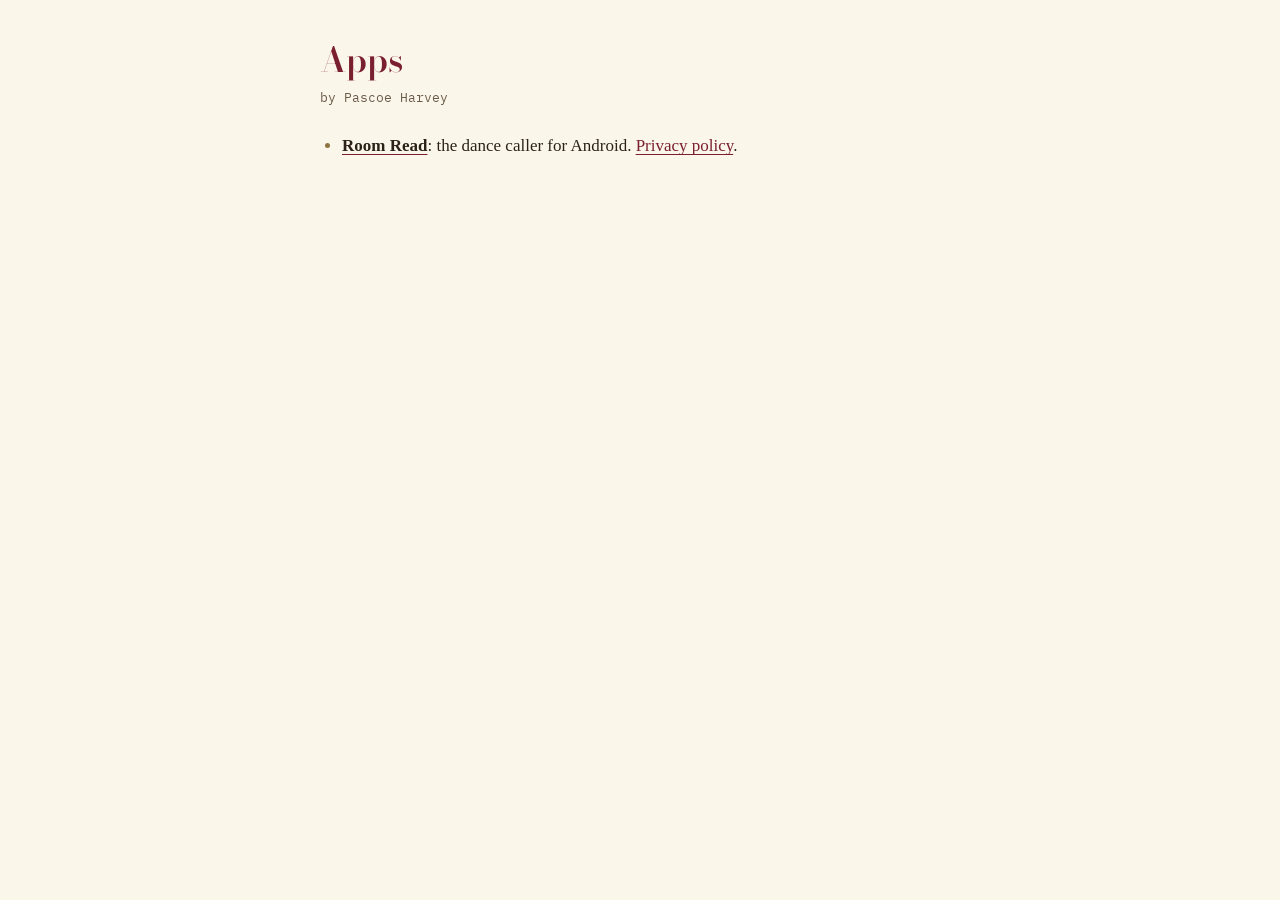
<file: index.html>
<!doctype html>
<html lang="en-GB">
<head>
<meta charset="utf-8">
<meta name="viewport" content="width=device-width, initial-scale=1">
<title>Apps by Pascoe Harvey</title>
<link rel="icon" href="/roomread/icon-512.png">
<link rel="preconnect" href="https://fonts.googleapis.com"><link rel="preconnect" href="https://fonts.gstatic.com" crossorigin>
<link href="https://fonts.googleapis.com/css2?family=Bodoni+Moda:opsz,wght@6..96,600&family=IBM+Plex+Mono:wght@400;500&display=swap" rel="stylesheet">
<link rel="stylesheet" href="/style.css">
</head>
<body>
<main class="wrap">
<h1>Apps</h1>
<p class="meta">by Pascoe Harvey</p>
<ul>
  <li><a href="/roomread/"><strong>Room Read</strong></a>: the dance caller for Android. <a href="/roomread/privacy/">Privacy policy</a>.</li>
</ul>
</main>
</body>
</html>
</file>
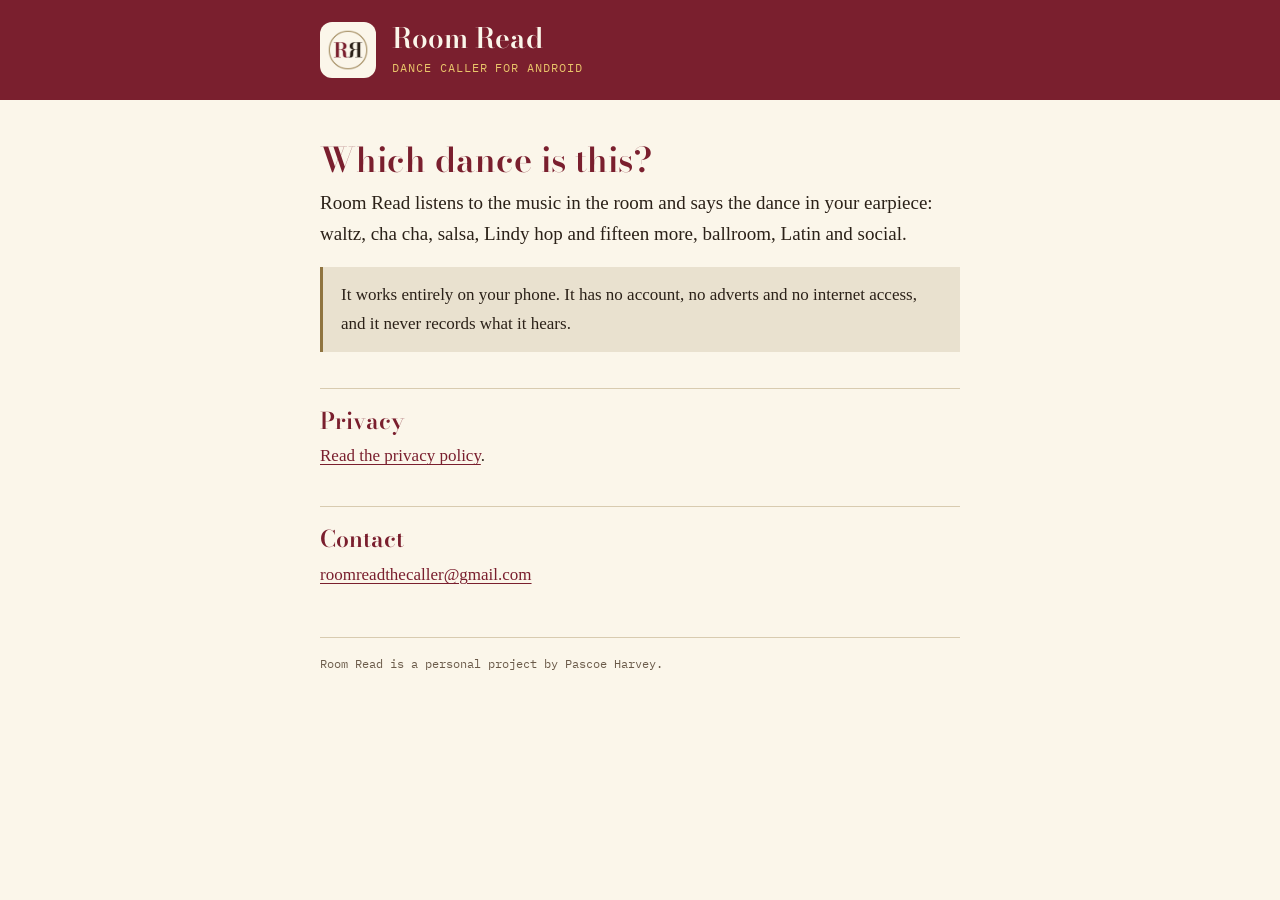
<file: roomread/index.html>
<!doctype html>
<html lang="en-GB">
<head>
<meta charset="utf-8">
<meta name="viewport" content="width=device-width, initial-scale=1">
<title>Room Read: dance caller for Android</title>
<meta name="description" content="Room Read listens to the music in the room and tells you, through your earpiece, which dance it is.">
<link rel="icon" href="/roomread/icon-512.png">
<link rel="preconnect" href="https://fonts.googleapis.com"><link rel="preconnect" href="https://fonts.gstatic.com" crossorigin>
<link href="https://fonts.googleapis.com/css2?family=Bodoni+Moda:opsz,wght@6..96,600&family=IBM+Plex+Mono:wght@400;500&display=swap" rel="stylesheet">
<link rel="stylesheet" href="/style.css">
</head>
<body>
<header class="band"><div class="wrap">
  <img src="/roomread/icon-cream.png" alt="">
  <div><div class="name">Room Read</div><div class="sub">dance caller for Android</div></div>
</div></header>
<main class="wrap">
<h1>Which dance is this?</h1>
<p class="lede">Room Read listens to the music in the room and says the dance in your earpiece: waltz, cha cha, salsa, Lindy hop and fifteen more, ballroom, Latin and social.</p>
<div class="card">It works entirely on your phone. It has no account, no adverts and no internet access, and it never records what it hears.</div>
<h2>Privacy</h2>
<p><a href="/roomread/privacy/">Read the privacy policy</a>.</p>
<h2>Contact</h2>
<p><a href="mailto:roomreadthecaller@gmail.com">roomreadthecaller@gmail.com</a></p>
<footer>Room Read is a personal project by Pascoe Harvey.</footer>
</main>
</body>
</html>
</file>
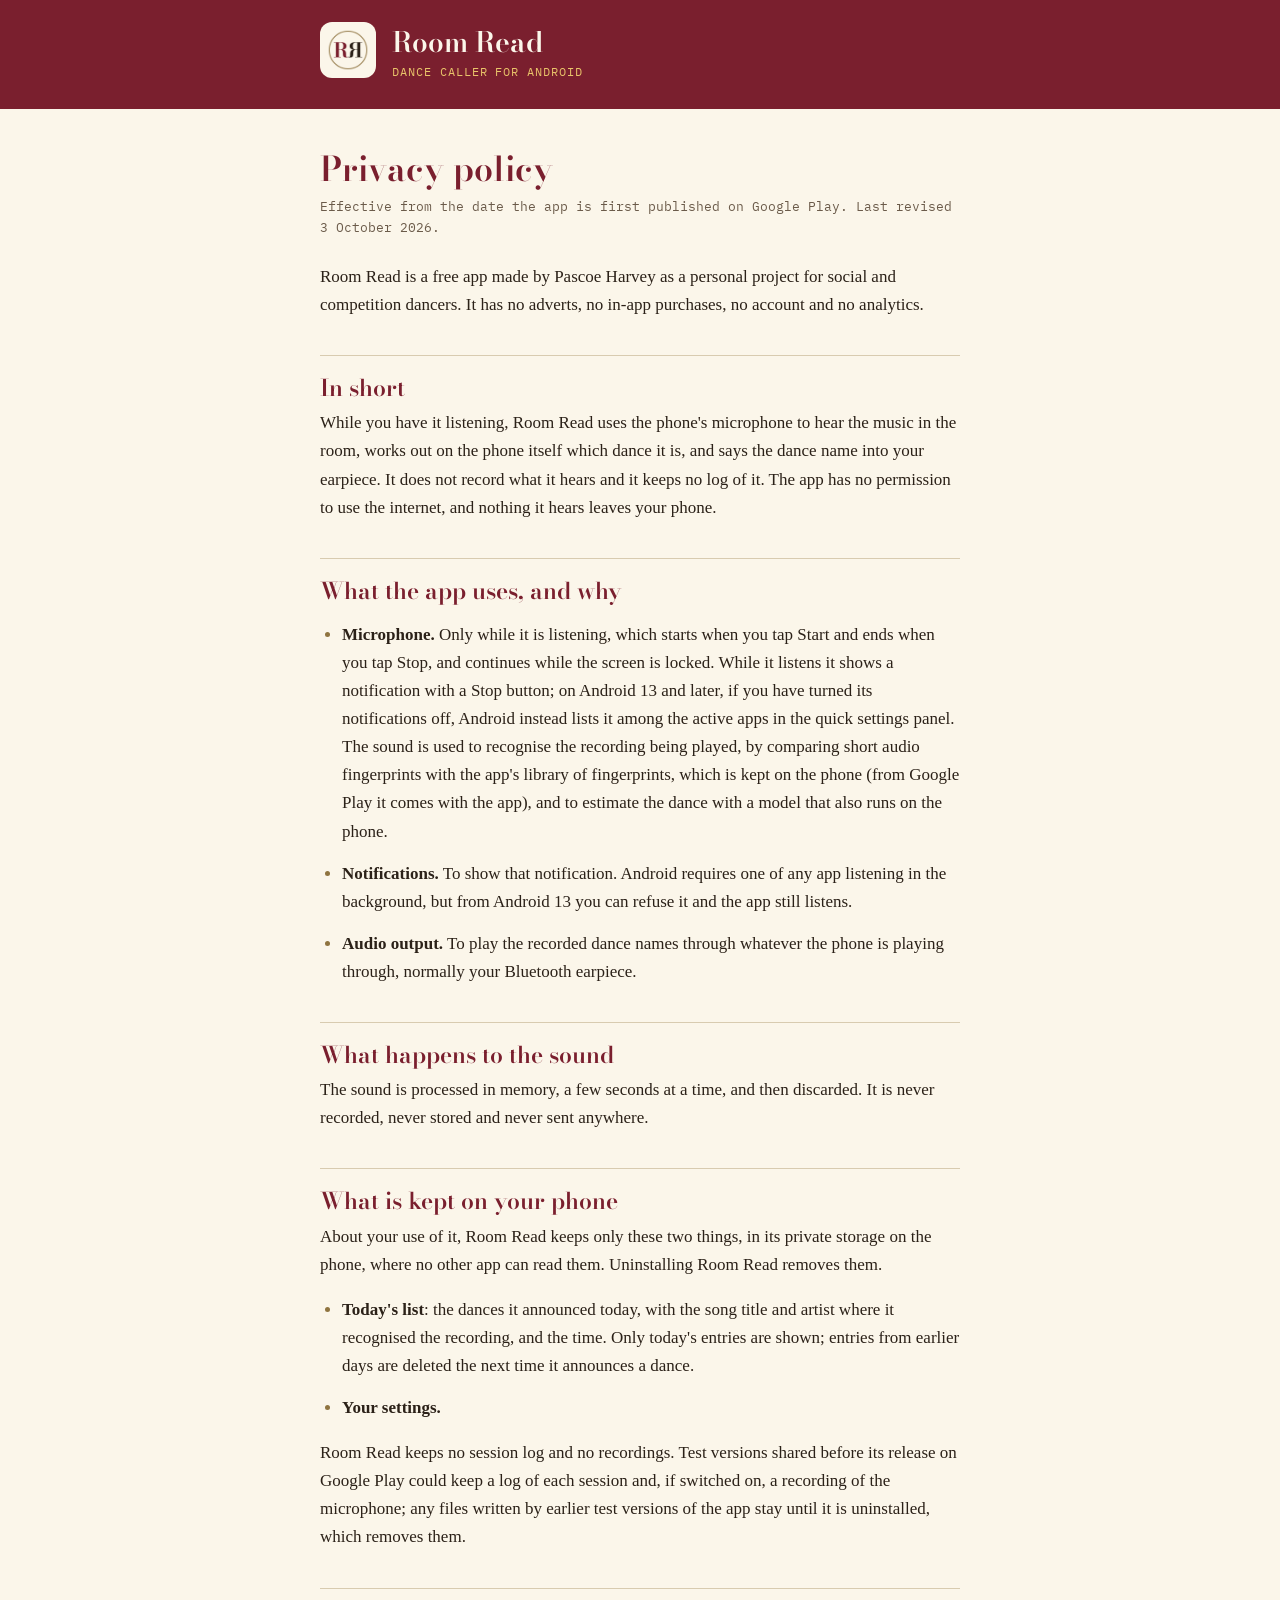
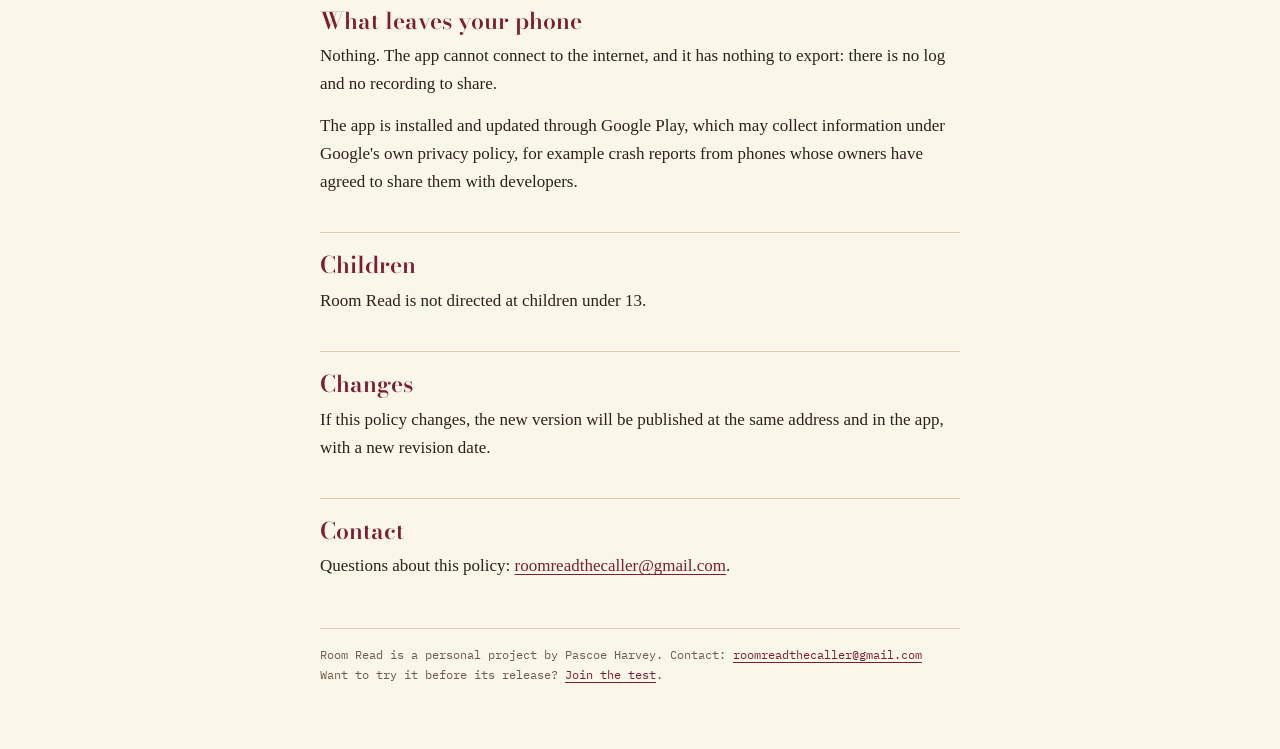
<file: roomread/privacy/index.html>
<!doctype html>
<html lang="en-GB">
<head>
<meta charset="utf-8">
<meta name="viewport" content="width=device-width, initial-scale=1">
<title>Room Read privacy policy</title>
<meta name="description" content="Privacy policy for Room Read, the dance caller for Android.">
<link rel="icon" href="/roomread/icon-512.png">
<link rel="preconnect" href="https://fonts.googleapis.com"><link rel="preconnect" href="https://fonts.gstatic.com" crossorigin>
<link href="https://fonts.googleapis.com/css2?family=Bodoni+Moda:opsz,wght@6..96,600&family=IBM+Plex+Mono:wght@400;500&display=swap" rel="stylesheet">
<link rel="stylesheet" href="/style.css">
</head>
<body>
<header class="band"><div class="wrap">
  <a href="/roomread/"><img src="/roomread/icon-cream.png" alt=""></a>
  <div><div class="name"><a href="/roomread/">Room Read</a></div><div class="sub">dance caller for Android</div></div>
</div></header>
<main class="wrap">
<h1>Privacy policy</h1>
<p class="meta">Effective from the date the app is first published on Google Play. Last revised 3 October 2026.</p>
<p>Room Read is a free app made by Pascoe Harvey as a personal project for social and competition dancers. It has no adverts, no in-app purchases, no account and no analytics.</p>
<h2>In short</h2>
<p>While you have it listening, Room Read uses the phone's microphone to hear the music in the room, works out on the phone itself which dance it is, and says the dance name into your earpiece. It does not record what it hears and it keeps no log of it. The app has no permission to use the internet, and nothing it hears leaves your phone.</p>
<h2>What the app uses, and why</h2>
<ul>
<li><strong>Microphone.</strong> Only while it is listening, which starts when you tap Start and ends when you tap Stop, and continues while the screen is locked. While it listens it shows a notification with a Stop button; on Android 13 and later, if you have turned its notifications off, Android instead lists it among the active apps in the quick settings panel. The sound is used to recognise the recording being played, by comparing short audio fingerprints with the app's library of fingerprints, which is kept on the phone (from Google Play it comes with the app), and to estimate the dance with a model that also runs on the phone.</li>
<li><strong>Notifications.</strong> To show that notification. Android requires one of any app listening in the background, but from Android 13 you can refuse it and the app still listens.</li>
<li><strong>Audio output.</strong> To play the recorded dance names through whatever the phone is playing through, normally your Bluetooth earpiece.</li>
</ul>
<h2>What happens to the sound</h2>
<p>The sound is processed in memory, a few seconds at a time, and then discarded. It is never recorded, never stored and never sent anywhere.</p>
<h2>What is kept on your phone</h2>
<p>About your use of it, Room Read keeps only these two things, in its private storage on the phone, where no other app can read them. Uninstalling Room Read removes them.</p>
<ul>
<li><strong>Today's list</strong>: the dances it announced today, with the song title and artist where it recognised the recording, and the time. Only today's entries are shown; entries from earlier days are deleted the next time it announces a dance.</li>
<li><strong>Your settings.</strong></li>
</ul>
<p>Room Read keeps no session log and no recordings. Test versions shared before its release on Google Play could keep a log of each session and, if switched on, a recording of the microphone; any files written by earlier test versions of the app stay until it is uninstalled, which removes them.</p>
<h2>What leaves your phone</h2>
<p>Nothing. The app cannot connect to the internet, and it has nothing to export: there is no log and no recording to share.</p>
<p>The app is installed and updated through Google Play, which may collect information under Google's own privacy policy, for example crash reports from phones whose owners have agreed to share them with developers.</p>
<h2>Children</h2>
<p>Room Read is not directed at children under 13.</p>
<h2>Changes</h2>
<p>If this policy changes, the new version will be published at the same address and in the app, with a new revision date.</p>
<h2>Contact</h2>
<p>Questions about this policy: <a href="mailto:roomreadthecaller@gmail.com">roomreadthecaller@gmail.com</a>.</p>
<footer>Room Read is a personal project by Pascoe Harvey. Contact: <a href="mailto:roomreadthecaller@gmail.com">roomreadthecaller@gmail.com</a><br>Want to try it before its release? <a href="/roomread/test/">Join the test</a>.</footer>
</main>
</body>
</html>
</file>
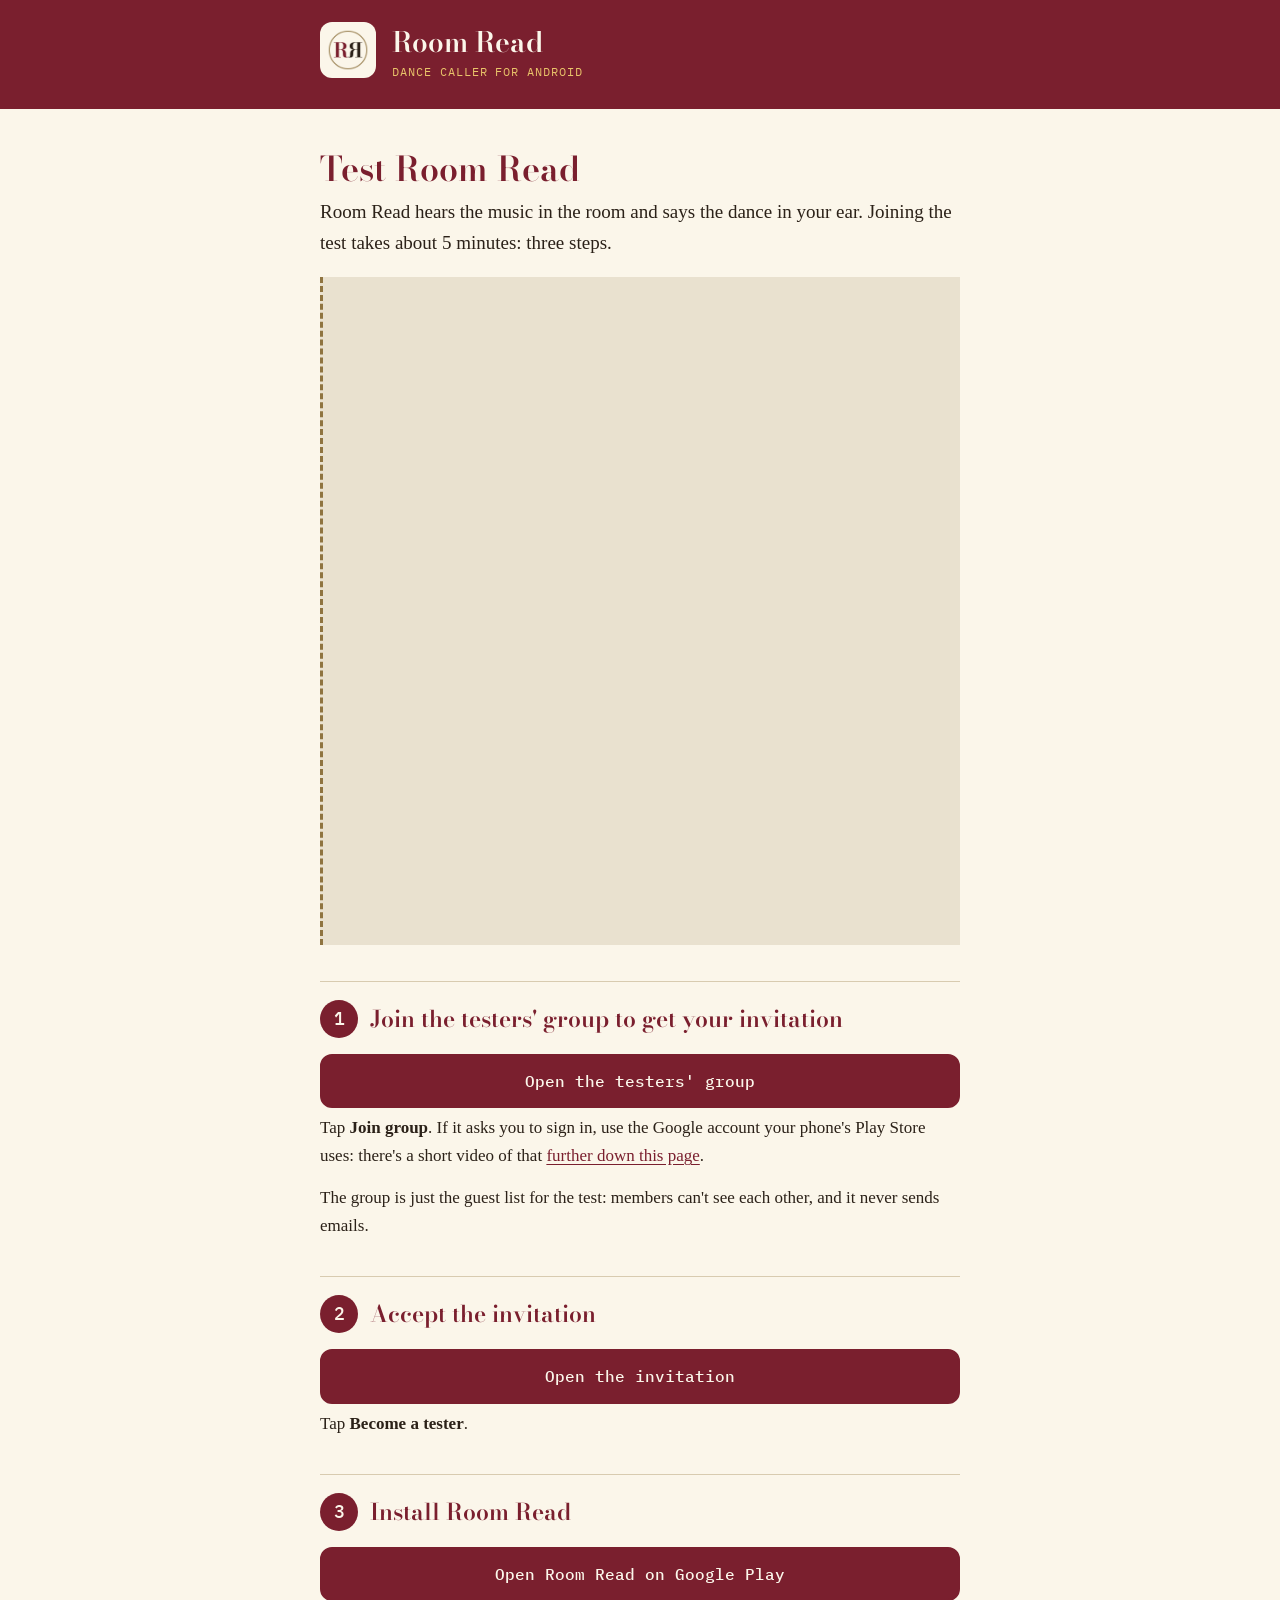
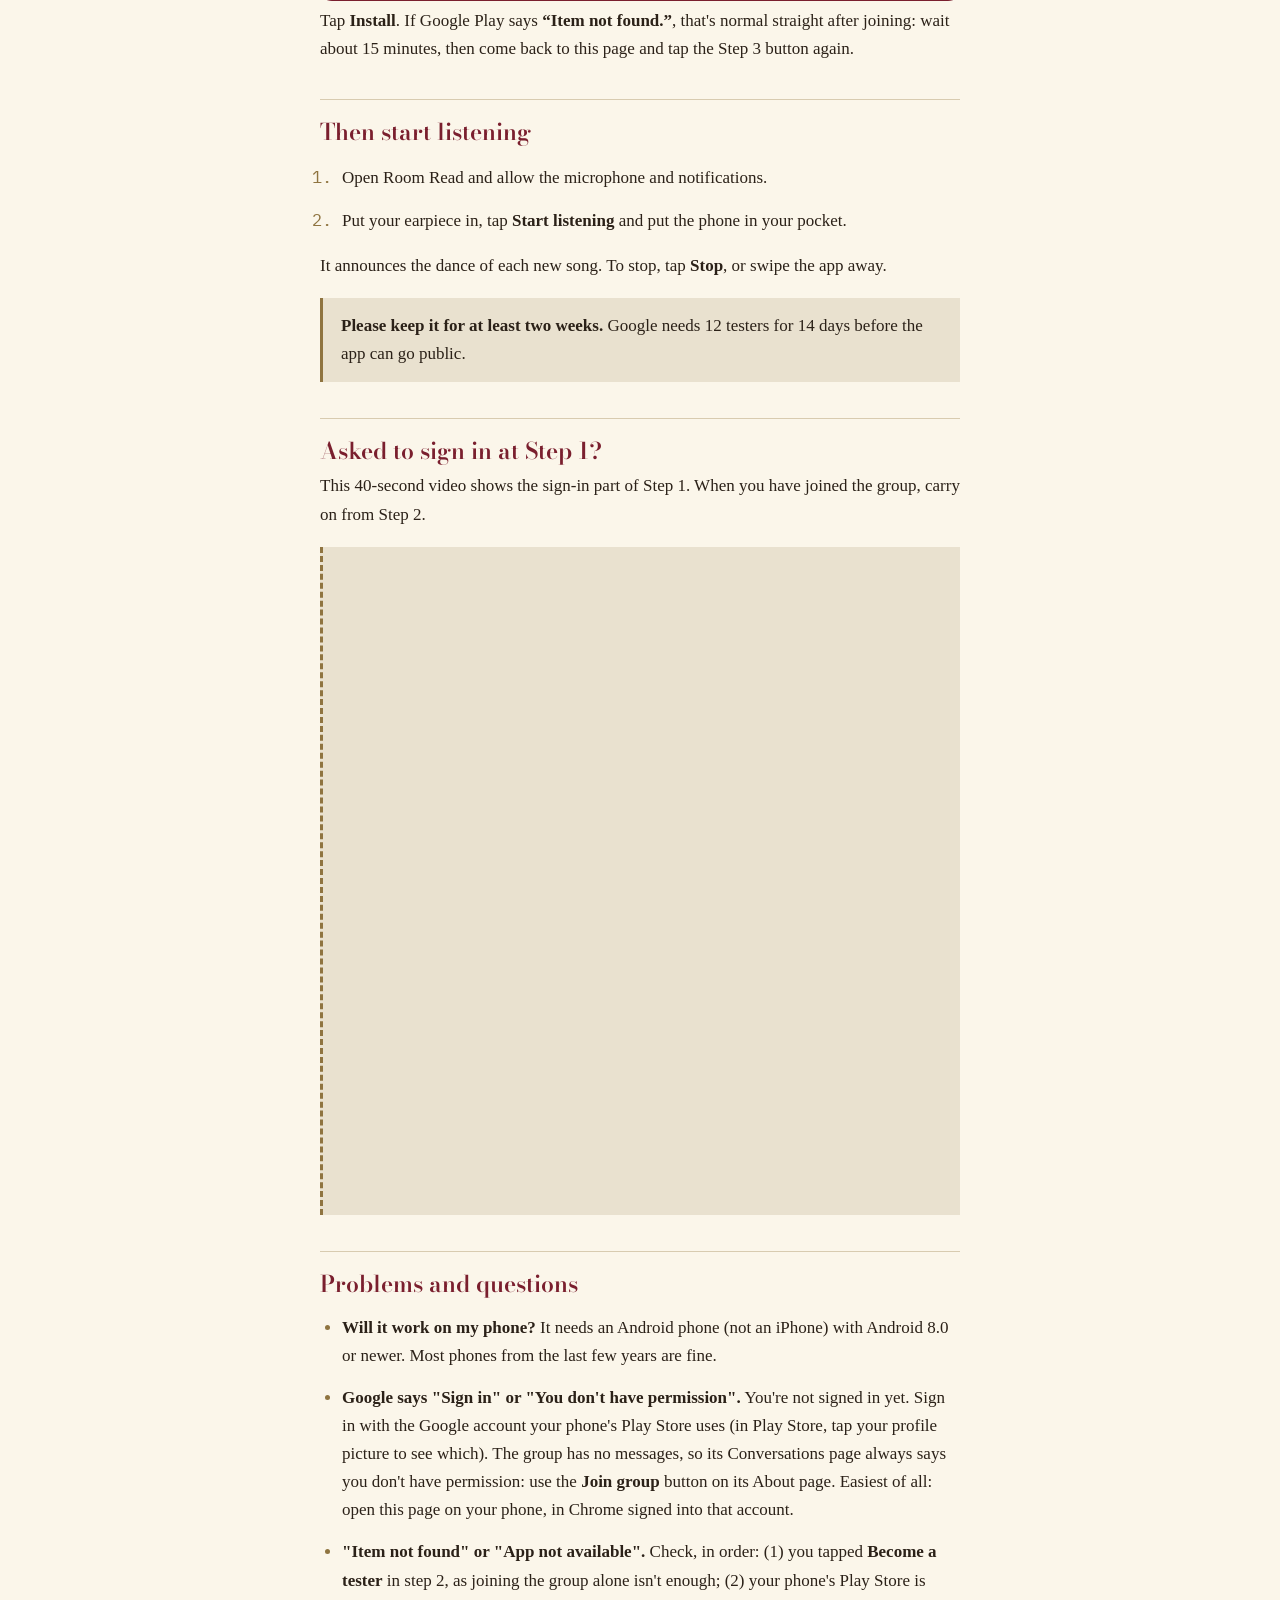
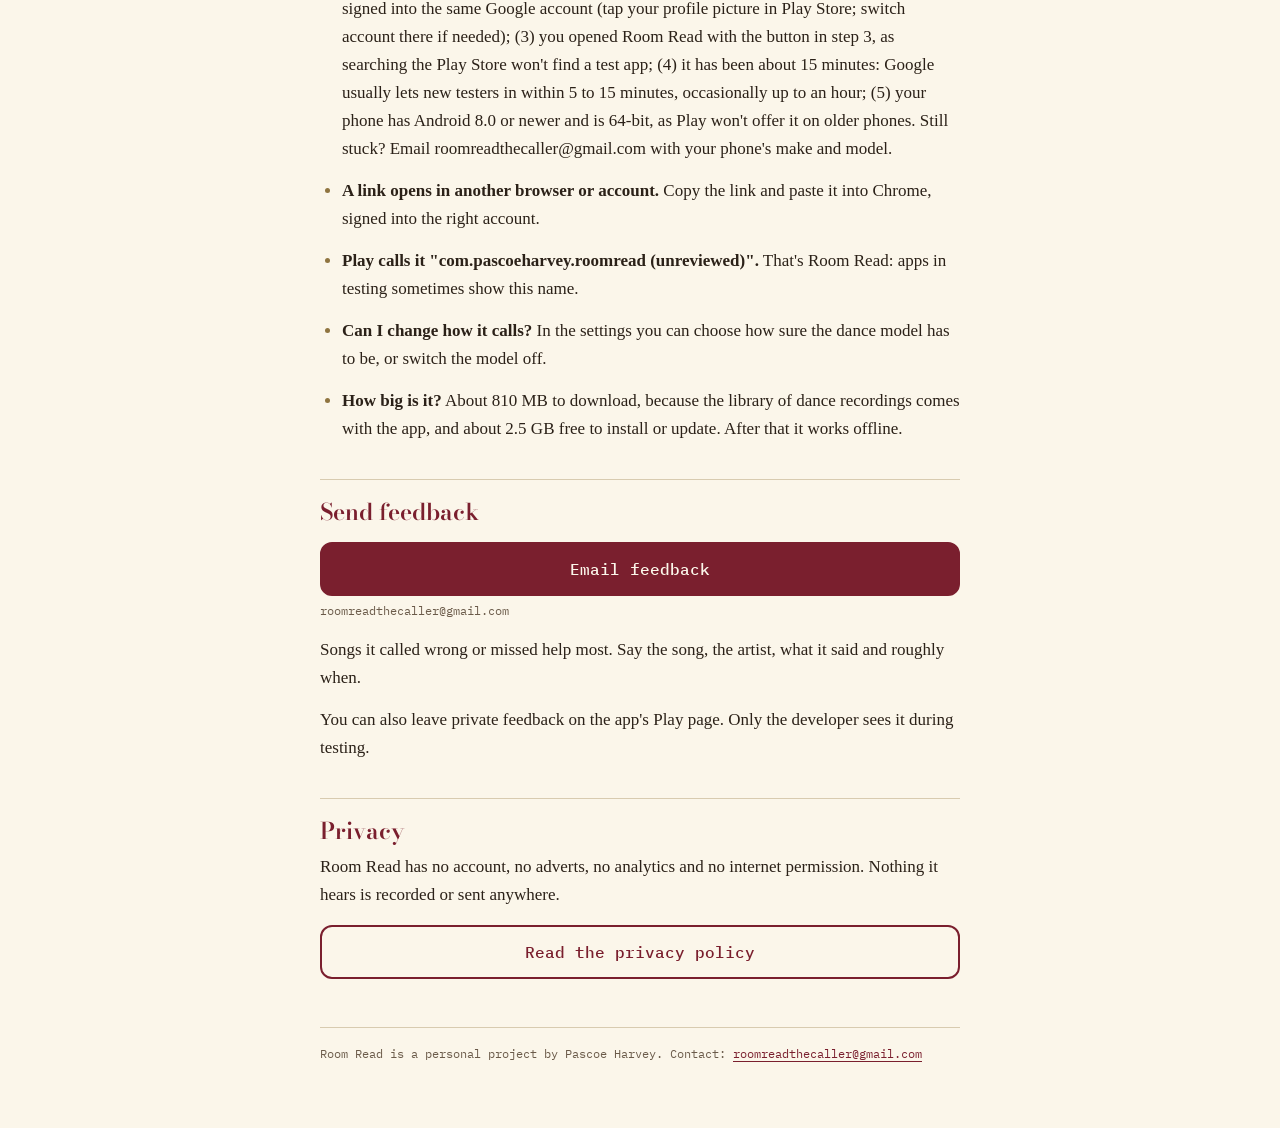
<file: roomread/test/index.html>
<!doctype html>
<html lang="en-GB">
<head>
<meta charset="utf-8">
<meta name="viewport" content="width=device-width, initial-scale=1">
<title>Test Room Read</title>
<meta name="description" content="How to join the Room Read test on your Android phone.">
<link rel="icon" href="/roomread/icon-512.png">
<link rel="preconnect" href="https://fonts.googleapis.com"><link rel="preconnect" href="https://fonts.gstatic.com" crossorigin>
<link href="https://fonts.googleapis.com/css2?family=Bodoni+Moda:opsz,wght@6..96,600&family=IBM+Plex+Mono:wght@400;500&display=swap" rel="stylesheet">
<link rel="stylesheet" href="/style.css">
</head>
<body>
<header class="band"><div class="wrap">
  <a href="/roomread/"><img src="/roomread/icon-cream.png" alt=""></a>
  <div><div class="name"><a href="/roomread/">Room Read</a></div><div class="sub">dance caller for Android</div></div>
</div></header>
<main class="wrap">
<h1>Test Room Read</h1>
<p class="lede">Room Read hears the music in the room and says the dance in your ear. Joining the test takes about 5 minutes: three steps.</p>

<div class="card video">
<iframe src="https://www.youtube-nocookie.com/embed/ey1AMDKxgSs?rel=0" title="How to join the Room Read test" style="display:block;width:100%;max-width:360px;aspect-ratio:9/16;margin:0 auto;border:0;border-radius:12px" allow="encrypted-media; picture-in-picture; fullscreen" allowfullscreen loading="lazy"></iframe>
</div>

<h2 class="step"><span class="n">1</span>Join the testers' group to get your invitation</h2>
<a class="button" href="https://groups.google.com/g/roomread-testers/about" target="_blank" rel="noopener">Open the testers' group</a>
<p>Tap <strong>Join group</strong>. If it asks you to sign in, use the Google account your phone's Play Store uses: there's a short video of that <a href="#signin-video">further down this page</a>.</p>
<p>The group is just the guest list for the test: members can't see each other, and it never sends emails.</p>

<h2 class="step"><span class="n">2</span>Accept the invitation</h2>
<a class="button" href="https://play.google.com/apps/testing/com.pascoeharvey.roomread" target="_blank" rel="noopener">Open the invitation</a>
<p>Tap <strong>Become a tester</strong>.</p>

<h2 class="step"><span class="n">3</span>Install Room Read</h2>
<a class="button" href="https://play.google.com/store/apps/details?id=com.pascoeharvey.roomread" target="_blank" rel="noopener">Open Room Read on Google Play</a>
<p>Tap <strong>Install</strong>. If Google Play says <strong>“Item not found.”</strong>, that's normal straight after joining: wait about 15 minutes, then come back to this page and tap the Step 3 button again.</p>

<h2>Then start listening</h2>
<ol>
<li>Open Room Read and allow the microphone and notifications.</li>
<li>Put your earpiece in, tap <strong>Start listening</strong> and put the phone in your pocket.</li>
</ol>
<p>It announces the dance of each new song. To stop, tap <strong>Stop</strong>, or swipe the app away.</p>

<div class="card"><strong>Please keep it for at least two weeks.</strong> Google needs 12 testers for 14 days before the app can go public.</div>

<h2 id="signin-video">Asked to sign in at Step 1?</h2>
<p>This 40-second video shows the sign-in part of Step 1. When you have joined the group, carry on from Step 2.</p>
<div class="card video">
<iframe src="https://www.youtube-nocookie.com/embed/NkWmdMTyX3s?rel=0" title="Room Read test: if Google asks you to sign in" style="display:block;width:100%;max-width:360px;aspect-ratio:9/16;margin:0 auto;border:0;border-radius:12px" allow="encrypted-media; picture-in-picture; fullscreen" allowfullscreen loading="lazy"></iframe>
</div>

<h2>Problems and questions</h2>
<ul>
<li><strong>Will it work on my phone?</strong> It needs an Android phone (not an iPhone) with Android 8.0 or newer. Most phones from the last few years are fine.</li>
<li><strong>Google says "Sign in" or "You don't have permission".</strong> You're not signed in yet. Sign in with the Google account your phone's Play Store uses (in Play Store, tap your profile picture to see which). The group has no messages, so its Conversations page always says you don't have permission: use the <strong>Join group</strong> button on its About page. Easiest of all: open this page on your phone, in Chrome signed into that account.</li>
<li><strong>"Item not found" or "App not available".</strong> Check, in order: (1) you tapped <strong>Become a tester</strong> in step 2, as joining the group alone isn't enough; (2) your phone's Play Store is signed into the same Google account (tap your profile picture in Play Store; switch account there if needed); (3) you opened Room Read with the button in step 3, as searching the Play Store won't find a test app; (4) it has been about 15 minutes: Google usually lets new testers in within 5 to 15 minutes, occasionally up to an hour; (5) your phone has Android 8.0 or newer and is 64-bit, as Play won't offer it on older phones. Still stuck? Email roomreadthecaller@gmail.com with your phone's make and model.</li>
<li><strong>A link opens in another browser or account.</strong> Copy the link and paste it into Chrome, signed into the right account.</li>
<li><strong>Play calls it "com.pascoeharvey.roomread (unreviewed)".</strong> That's Room Read: apps in testing sometimes show this name.</li>
<li><strong>Can I change how it calls?</strong> In the settings you can choose how sure the dance model has to be, or switch the model off.</li>
<li><strong>How big is it?</strong> About 810 MB to download, because the library of dance recordings comes with the app, and about 2.5 GB free to install or update. After that it works offline.</li>
</ul>

<h2>Send feedback</h2>
<a class="button" href="mailto:roomreadthecaller@gmail.com">Email feedback</a>
<p class="url">roomreadthecaller@gmail.com</p>
<p>Songs it called wrong or missed help most. Say the song, the artist, what it said and roughly when.</p>
<p>You can also leave private feedback on the app's Play page. Only the developer sees it during testing.</p>

<h2>Privacy</h2>
<p>Room Read has no account, no adverts, no analytics and no internet permission. Nothing it hears is recorded or sent anywhere.</p>
<a class="button secondary" href="https://apps.pascoeharvey.com/roomread/privacy/">Read the privacy policy</a>

<footer>Room Read is a personal project by Pascoe Harvey. Contact: <a href="mailto:roomreadthecaller@gmail.com">roomreadthecaller@gmail.com</a></footer>
</main>
</body>
</html>
</file>
<file: style.css>
/* Room Read: the app's palette (app/src/main/java/com/thecaller/app/ui/Theme.kt) */
:root {
  --paper: #FBF6EA; --paper-sunk: #E9E1CF; --rule: #D8CBB0;
  --ink: #2B2118; --ink-soft: #6B5B4A;
  --oxblood: #7A1F2E; --brass: #8F7440; --light-brass: #E9C46A;
}
@media (prefers-color-scheme: dark) {
  :root { --paper: #1A1410; --paper-sunk: #241C16; --rule: #4A3C2E;
          --ink: #F3EADB; --ink-soft: #C7B8A3; --oxblood: #D98A95; --brass: #E9C46A; }
}
* { box-sizing: border-box; }
html { -webkit-text-size-adjust: 100%; }
body {
  margin: 0; background: var(--paper); color: var(--ink);
  font: 17px/1.65 Georgia, "Iowan Old Style", "Times New Roman", serif;
}
.wrap { max-width: 680px; margin: 0 auto; padding: 0 20px 64px; }
header.band { background: #7A1F2E; color: #FBF6EA; }
header.band .wrap { display: flex; align-items: center; gap: 16px; padding-top: 22px; padding-bottom: 22px; }
header.band img { width: 56px; height: 56px; border-radius: 12px; flex: none; }
header.band .name { font-family: "Bodoni Moda", Didot, "Bodoni 72", serif; font-weight: 600; font-size: 28px; line-height: 1.1; }
header.band .sub { font-family: "IBM Plex Mono", ui-monospace, monospace; font-size: 12px; letter-spacing: .08em; text-transform: uppercase; color: #E9C46A; margin-top: 4px; }
header.band a { color: inherit; text-decoration: none; }
h1, h2 { font-family: "Bodoni Moda", Didot, "Bodoni 72", serif; font-weight: 600; color: var(--oxblood); line-height: 1.2; }
h1 { font-size: 34px; margin: 40px 0 6px; }
h2 { font-size: 23px; margin: 36px 0 8px; padding-top: 18px; border-top: 1px solid var(--rule); }
.meta { font-family: "IBM Plex Mono", ui-monospace, monospace; font-size: 13px; color: var(--ink-soft); margin: 0 0 24px; }
p, li { margin: 0 0 14px; }
ul { padding-left: 22px; }
li::marker { color: var(--brass); }
strong { color: var(--ink); }
a { color: var(--oxblood); text-underline-offset: 3px; }
.lede { font-size: 19px; }
.card { background: var(--paper-sunk); border-left: 3px solid var(--brass); padding: 14px 18px; margin: 18px 0; }
footer { border-top: 1px solid var(--rule); margin-top: 48px; padding-top: 16px;
         font-family: "IBM Plex Mono", ui-monospace, monospace; font-size: 12px; color: var(--ink-soft); }
@media (max-width: 420px) { body { font-size: 16px; } h1 { font-size: 28px; } header.band .name { font-size: 24px; } }

/* Tester guide (roomread/test/): numbered steps and links styled as big buttons */
h2.step { display: flex; align-items: center; gap: 12px; }
h2.step .n { flex: none; width: 38px; height: 38px; border-radius: 50%; background: var(--oxblood); color: var(--paper);
             font-family: "IBM Plex Mono", ui-monospace, monospace; font-size: 18px; font-weight: 500;
             display: inline-flex; align-items: center; justify-content: center; }
a.button { display: block; min-height: 52px; padding: 14px 18px; margin: 16px 0 6px; border-radius: 12px;
           background: var(--oxblood); color: var(--paper); border: 2px solid var(--oxblood);
           text-align: center; text-decoration: none; line-height: 1.4;
           font-family: "IBM Plex Mono", ui-monospace, monospace; font-size: 16px; font-weight: 500; }
a.button.secondary { background: transparent; color: var(--oxblood); }
a.button:active { opacity: .8; }
a.button:focus-visible { outline: 3px solid var(--brass); outline-offset: 3px; }
.url { font-family: "IBM Plex Mono", ui-monospace, monospace; font-size: 12px; line-height: 1.5; color: var(--ink-soft);
       overflow-wrap: anywhere; margin: 0 0 16px; }
ol { padding-left: 22px; }
ol li::marker { color: var(--brass); font-family: "IBM Plex Mono", ui-monospace, monospace; }
.card p:last-child { margin-bottom: 0; }
.card.video { border-left-style: dashed; }
</file>
